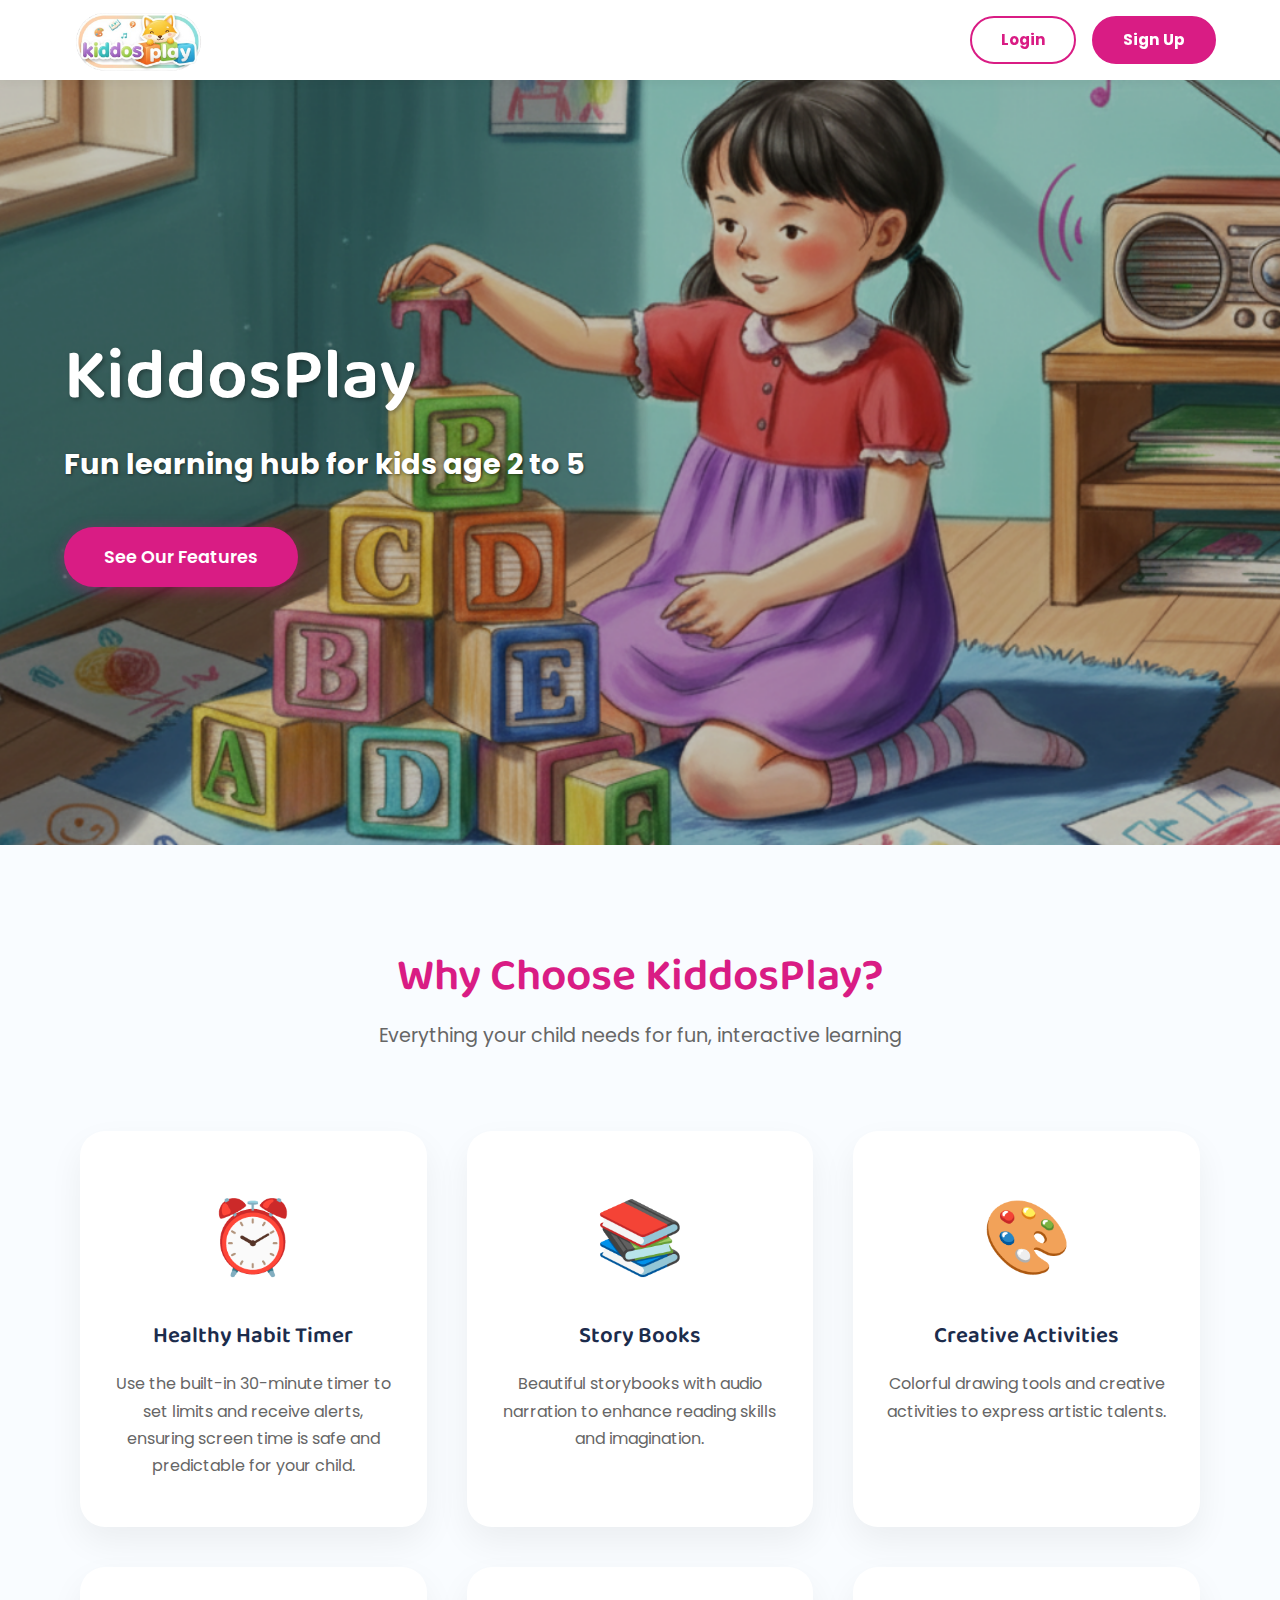
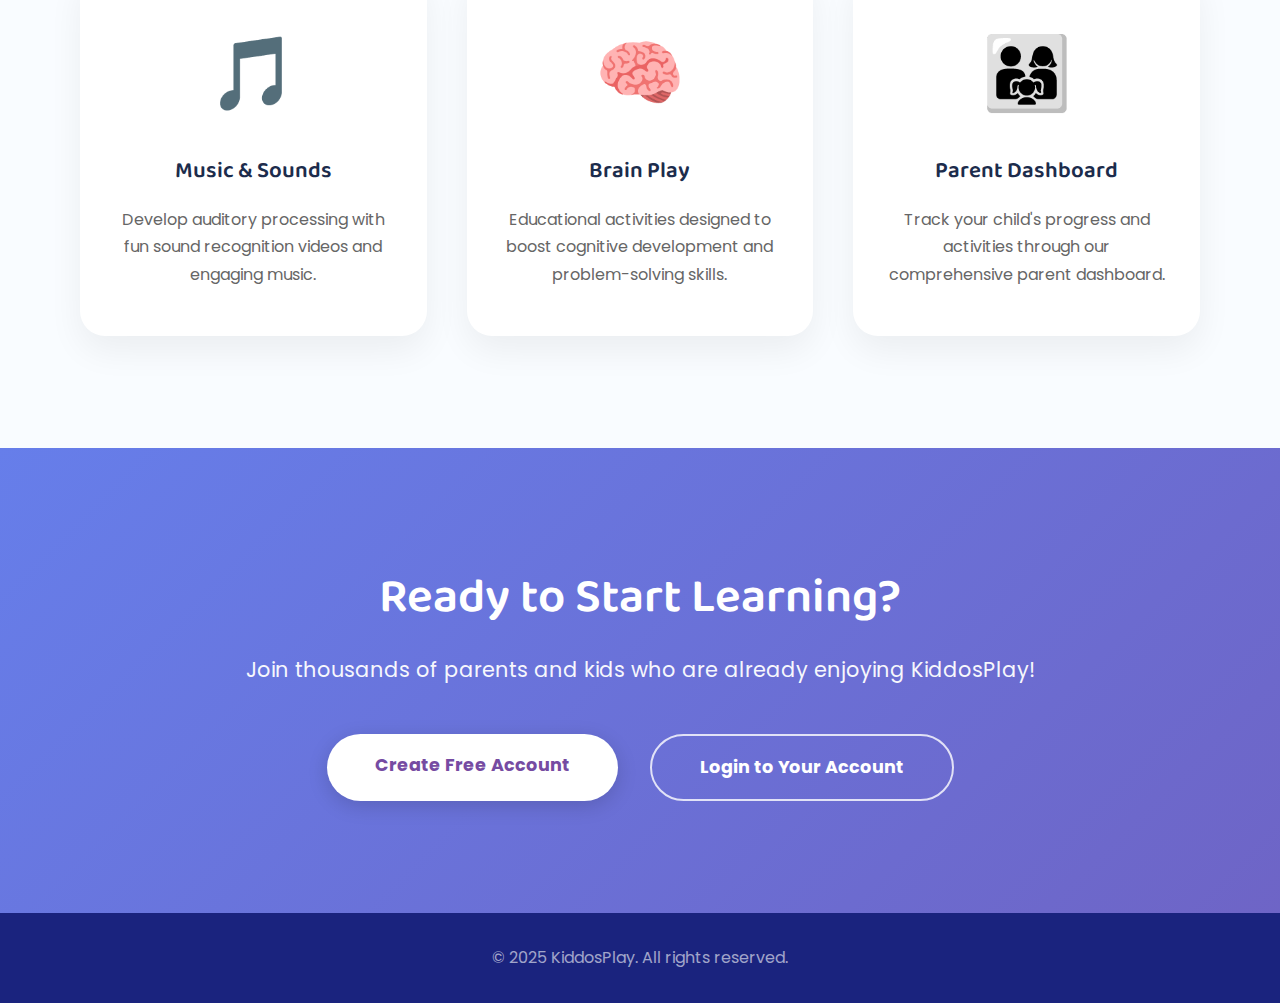
<file: index.html>
<!-- index.html -->
<!DOCTYPE html>
<html lang="en">
<head>
  <meta charset="UTF-8" />
  <meta name="viewport" content="width=device-width, initial-scale=1.0">
  <title>KiddosPlay – Welcome</title>
  <link href="https://fonts.googleapis.com/css2?family=Baloo+2:wght@600&family=Poppins:wght@400;600;700&display=swap" rel="stylesheet">
  <link rel="stylesheet" href="css/index.css">
</head>
<body>
  <!-- Navigation -->
  <nav class="navbar">
    <div class="nav-container">
      <div class="logo-section">
        <img src="images/logo.png" alt="KiddosPlay Logo" class="logo-img">
      </div>
      <div class="nav-buttons">
        <a href="login.php" class="nav-btn nav-login">Login</a>
        <a href="register.php" class="nav-btn nav-register">Sign Up</a>
      </div>
    </div>
  </nav>

  <!-- Hero Section -->
  <section class="hero-section">
    <div class="hero-overlay"></div>
    <div class="hero-container">
      <div class="hero-content">
        <h1 class="hero-title"><span class="brand-name">KiddosPlay</span></h1>
        <p class="hero-tagline">Fun learning hub for kids age 2 to 5</p>
        <div class="hero-buttons">
          <a href="#why-choose" class="btn-learn-more">See Our Features</a>
        </div>
      </div> 
    </div>
  </section>

  <!-- Features Section -->
  <section id="why-choose" class="features-section">
    <div class="container">
      <div class="section-header">
        <h2 class="section-title">Why Choose KiddosPlay?</h2>
        <p class="section-subtitle">Everything your child needs for fun, interactive learning</p>
      </div>
      <div class="features-grid">
        <div class="feature-card">
          <div class="feature-icon">⏰</div>
            <h3 class="feature-title">Healthy Habit Timer</h3>
            <p class="feature-text">Use the built-in 30-minute timer to set limits and receive alerts, ensuring screen time is safe and predictable for your child.</p>
        </div>
        <div class="feature-card">
          <div class="feature-icon">📚</div>
          <h3 class="feature-title">Story Books</h3>
          <p class="feature-text">Beautiful storybooks with audio narration to enhance reading skills and imagination.</p>
        </div>
        <div class="feature-card">
          <div class="feature-icon">🎨</div>
          <h3 class="feature-title">Creative Activities</h3>
          <p class="feature-text">Colorful drawing tools and creative activities to express artistic talents.</p>
        </div>
        <div class="feature-card">
          <div class="feature-icon">🎵</div>
          <h3 class="feature-title">Music & Sounds</h3>
          <p class="feature-text">Develop auditory processing with fun sound recognition videos and engaging music.</p>
        </div>
        <div class="feature-card">
          <div class="feature-icon">🧠</div>
          <h3 class="feature-title">Brain Play</h3>
          <p class="feature-text">Educational activities designed to boost cognitive development and problem-solving skills.</p>
        </div>
        <div class="feature-card">
          <div class="feature-icon">👨‍👩‍👧</div>
          <h3 class="feature-title">Parent Dashboard</h3>
          <p class="feature-text">Track your child's progress and activities through our comprehensive parent dashboard.</p>
        </div>
      </div>
    </div>
  </section>

  <!-- CTA Section -->
  <section class="cta-section">
    <div class="container">
      <div class="cta-content">
        <h2 class="cta-title">Ready to Start Learning?</h2>
        <p class="cta-text">Join thousands of parents and kids who are already enjoying KiddosPlay!</p>
        <div class="cta-buttons">
          <a href="register.php" class="btn-cta-primary">Create Free Account</a>
          <a href="login.php" class="btn-cta-secondary">Login to Your Account</a>
        </div>
      </div>
    </div>
  </section>

  <!-- Footer -->
  <footer class="footer">
    <div class="container">
      <p class="footer-text">&copy; 2025 KiddosPlay. All rights reserved. </p>
    </div>
  </footer>
</body>
</html>
</file>
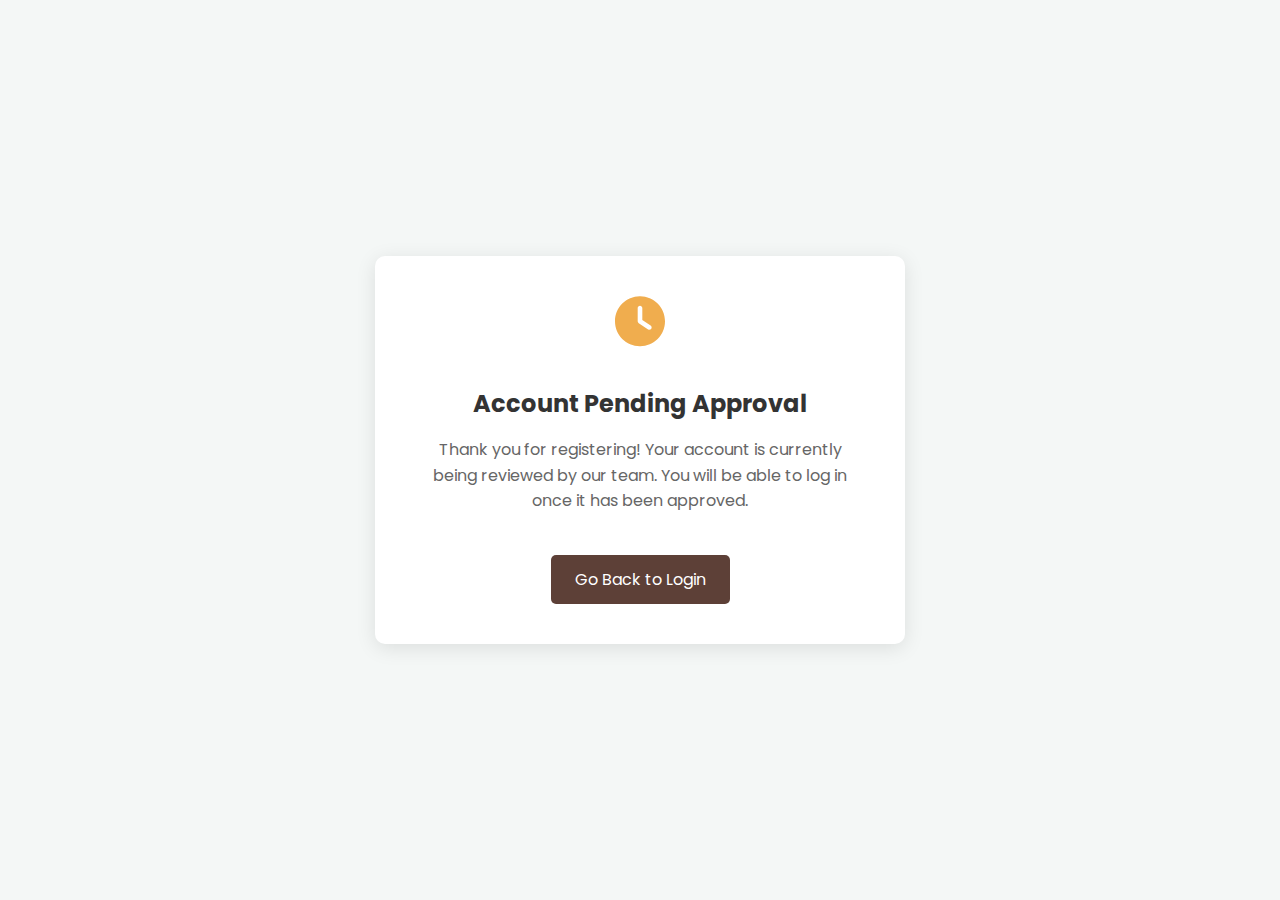
<file: pending_approval.html>
<!DOCTYPE html>
<html lang="en">
<head>
    <meta charset="UTF-8">
    <meta name="viewport" content="width=device-width, initial-scale=1.0">
    <title>Account Pending Approval</title>
    
    <link href="https://fonts.googleapis.com/css2?family=Poppins:wght@400;600&display=swap" rel="stylesheet">
    
   <link rel="stylesheet" href="icons/css/fontawesome.min.css">
    <link rel="stylesheet" href="icons/css/solid.min.css">
    <link rel="stylesheet" href="icons/css/brands.min.css">
    
    <style>
        body {
            font-family: 'Poppins', sans-serif;
            background-color: #f4f7f6;
            display: flex;
            justify-content: center;
            align-items: center;
            height: 100vh;
            margin: 0;
        }
        .message-container {
            text-align: center;
            background-color: #ffffff;
            padding: 40px;
            border-radius: 10px;
            box-shadow: 0 4px 20px rgba(0, 0, 0, 0.1);
            max-width: 450px;
        }
        .message-icon {
            font-size: 50px;
            color: #f0ad4e; /* A warning/pending color */
            margin-bottom: 20px;
        }
        .message-title {
            font-size: 24px;
            color: #333;
            margin-bottom: 10px;
        }
        p {
            color: #666;
            font-size: 16px;
            line-height: 1.6;
        }
        .message-link {
            display: inline-block;
            margin-top: 25px;
            padding: 12px 24px;
            background-color: #5D4037;
            color: #fff;
            text-decoration: none;
            border-radius: 5px;
            transition: background-color 0.3s ease;
        }
        .message-link:hover {
            background-color: #4a3227;
        }
    </style>
</head>
<body>
    <div class="message-container">
        <i class="fas fa-clock message-icon"></i>
        <h2 class="message-title">Account Pending Approval</h2>
        <p>
            Thank you for registering! Your account is currently being reviewed by our team.
            You will be able to log in once it has been approved.
        </p>
        <a href="login.php" class="message-link">Go Back to Login</a>
    </div>
</body>
</html>
</file>
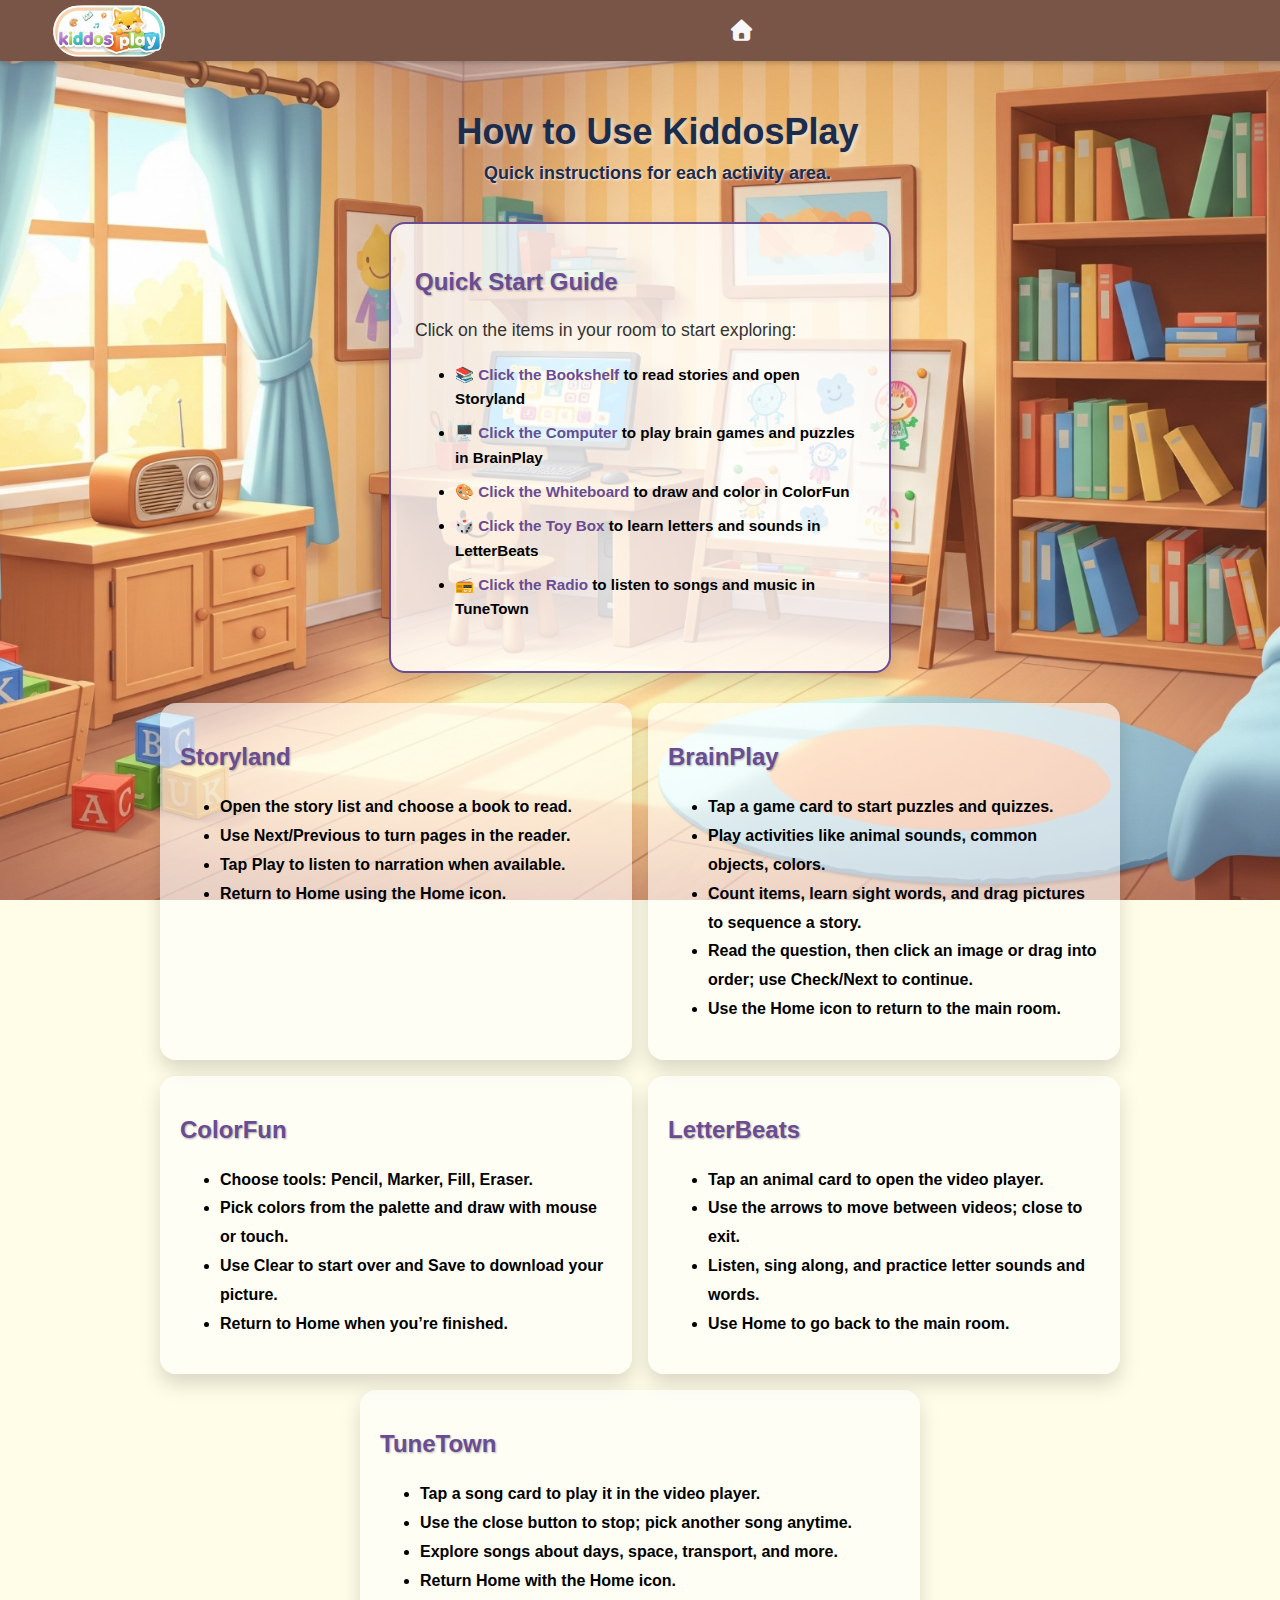
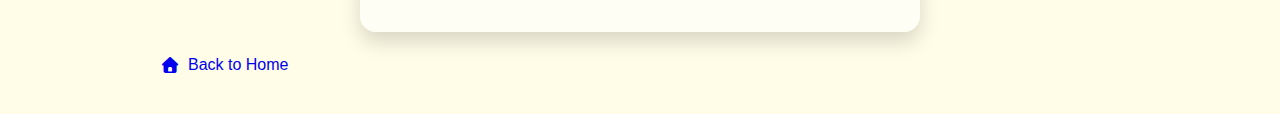
<file: help/help.html>
<!DOCTYPE html>
<html lang="en">
<head>
    <meta charset="UTF-8">
    <meta name="viewport" content="width=device-width, initial-scale=1.0">
    <title>How to Use – KiddosPlay</title>
    <link rel="stylesheet" href="../css/home.css">
    <link rel="stylesheet" href="help.css">
     <link rel="stylesheet" href="../icons/css/fontawesome.min.css">
    <link rel="stylesheet" href="../icons/css/solid.min.css">
    <link rel="stylesheet" href="../icons/css/brands.min.css">
    <meta name="robots" content="noindex, nofollow">
    <link rel="canonical" href="help.html#how-to-use">
</head>
<body>
    <header class="main-header">
        <div class="header-content">
            <div class="logo">
                <img src="../images/logo.png" alt="KiddosPlay Logo">
            </div>
            <nav class="main-nav">
                <ul>
                    <li><a href="../home.php" class="nav-item" data-tooltip="Back to Home"><i class="fas fa-home"></i></a></li>
                </ul>
            </nav>
        </div>
    </header>

    <main class="room-area-wrapper">
        <div class="storybooks-container">
           <header class="storybooks-header">
             <div class="header-content">
              <h1>How to Use KiddosPlay</h1>
             <p>Quick instructions for each activity area.</p>
             </div>
            </header>


            <section id="how-to-use" class="storybooks-main">
                <!-- Quick Start Guide -->
                <div class="help-quick-start">
                    <div class="help-card help-quick-start-card">
                        <h2 class="help-title">Quick Start Guide</h2>
                        <p class="help-intro">Click on the items in your room to start exploring:</p>
                        <ul class="help-list help-quick-list">
                            <li>📚 <strong>Click the Bookshelf</strong> to read stories and open Storyland</li>
                            <li>🖥️ <strong>Click the Computer</strong> to play brain games and puzzles in BrainPlay</li>
                            <li>🎨 <strong>Click the Whiteboard</strong> to draw and color in ColorFun</li>
                            <li>🎲 <strong>Click the Toy Box</strong> to learn letters and sounds in LetterBeats</li>
                            <li>📻 <strong>Click the Radio</strong> to listen to songs and music in TuneTown</li>
                        </ul>
                    </div>
                </div>

                <div class="help-grid">
                    <div class="help-card">
                        <h2 class="help-title">Storyland</h2>
                        <ul class="help-list">
                            <li>Open the story list and choose a book to read.</li>
                            <li>Use Next/Previous to turn pages in the reader.</li>
                            <li>Tap Play to listen to narration when available.</li>
                            <li>Return to Home using the Home icon.</li>
                        </ul>
                    </div>

                    <div class="help-card">
                        <h2 class="help-title">BrainPlay</h2>
                        <ul class="help-list">
                            <li>Tap a game card to start puzzles and quizzes.</li>
                            <li>Play activities like animal sounds, common objects, colors.</li>
                            <li>Count items, learn sight words, and drag pictures to sequence a story.</li>
                            <li>Read the question, then click an image or drag into order; use Check/Next to continue.</li>
                            <li>Use the Home icon to return to the main room.</li>
                        </ul>
                    </div>

                    <div class="help-card">
                        <h2 class="help-title">ColorFun</h2>
                        <ul class="help-list">
                            <li>Choose tools: Pencil, Marker, Fill, Eraser.</li>
                            <li>Pick colors from the palette and draw with mouse or touch.</li>
                            <li>Use Clear to start over and Save to download your picture.</li>
                            <li>Return to Home when you’re finished.</li>
                        </ul>
                    </div>

                    <div class="help-card">
                        <h2 class="help-title">LetterBeats</h2>
                        <ul class="help-list">
                            <li>Tap an animal card to open the video player.</li>
                            <li>Use the arrows to move between videos; close to exit.</li>
                            <li>Listen, sing along, and practice letter sounds and words.</li>
                            <li>Use Home to go back to the main room.</li>
                        </ul>
                    </div>

                    <div class="help-card tunetown-card">
                        <h2 class="help-title">TuneTown</h2>
                        <ul class="help-list">
                            <li>Tap a song card to play it in the video player.</li>
                            <li>Use the close button to stop; pick another song anytime.</li>
                            <li>Explore songs about days, space, transport, and more.</li>
                            <li>Return Home with the Home icon.</li>
                        </ul>
                    </div>
                </div>

                <div class="help-back-button">
                    <a href="../home.php" class="nav-btn prev-btn"><i class="fas fa-home"></i> Back to Home</a>
                </div>
            </section>
        </div>
    </main>

    <script>
        // If a page opens this with an anchor, the browser will auto-jump to #how-to-use
    </script>
</body>
</html>
</file>
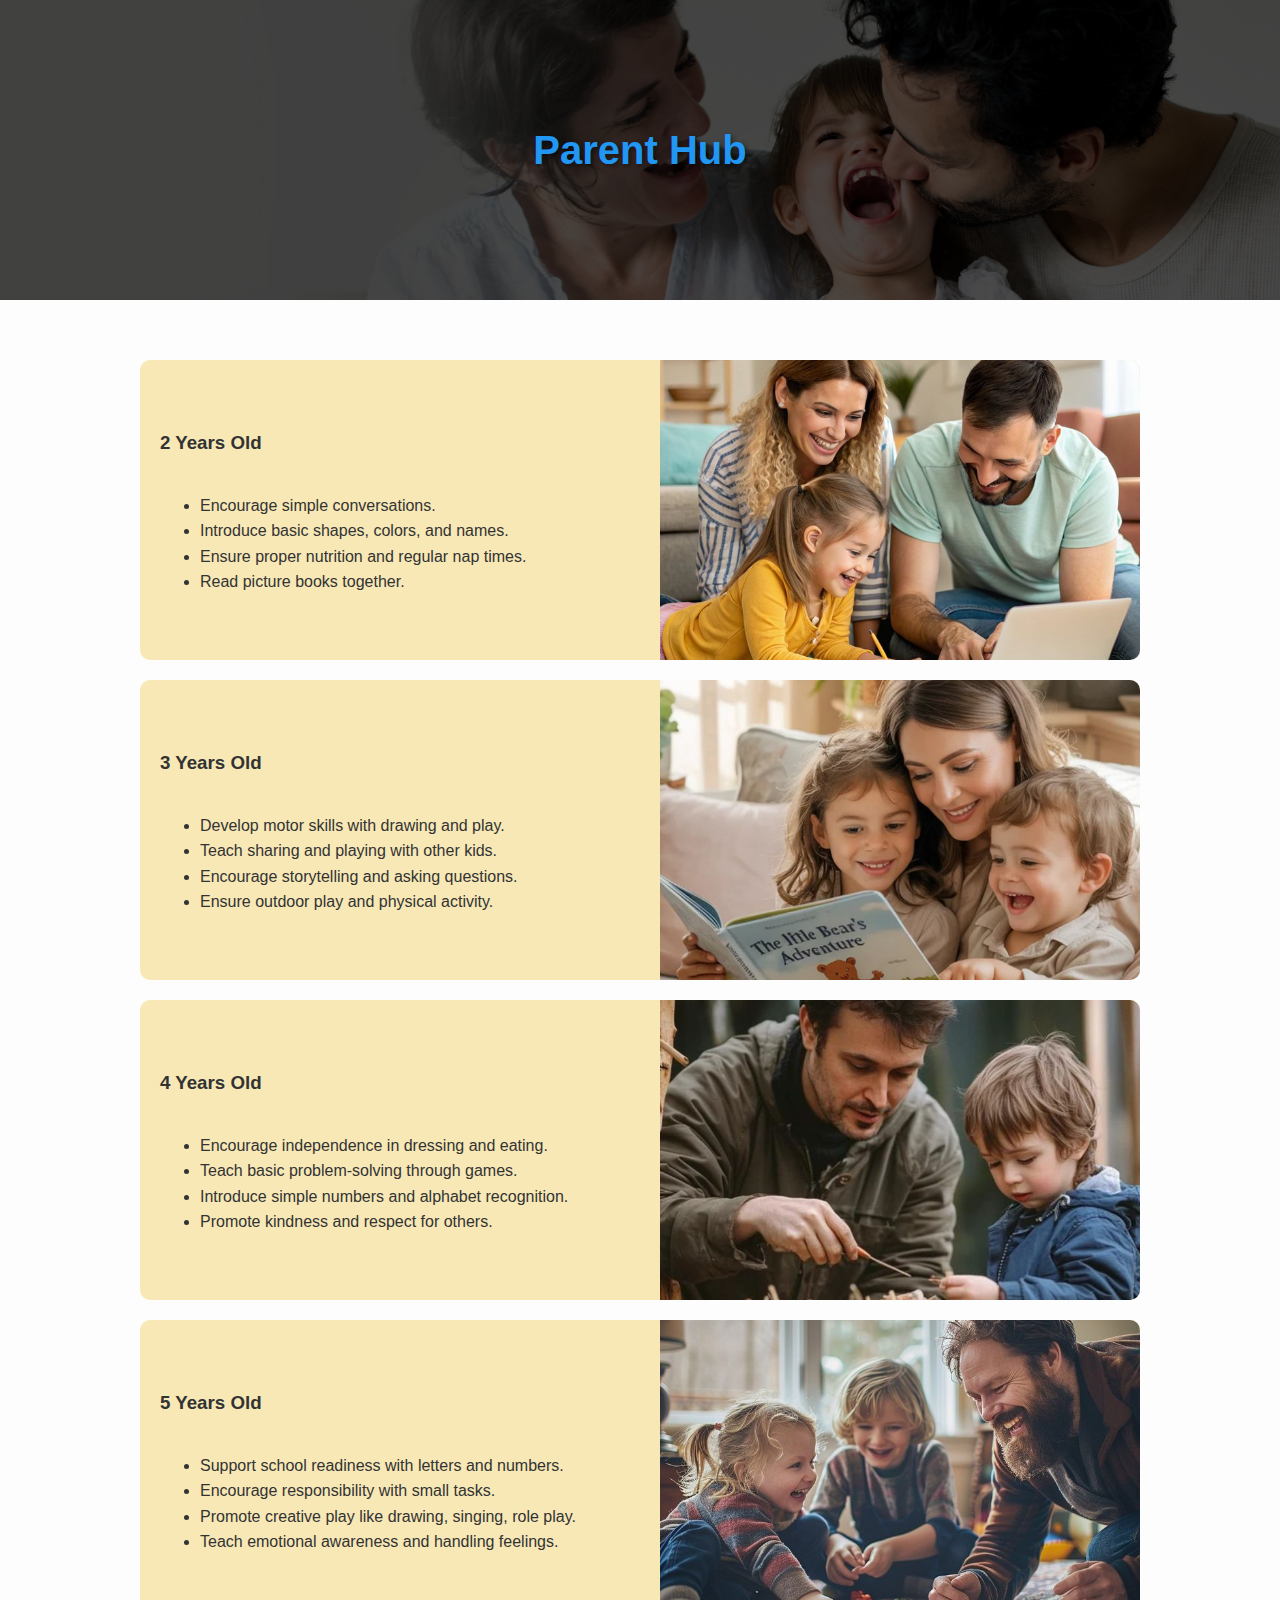
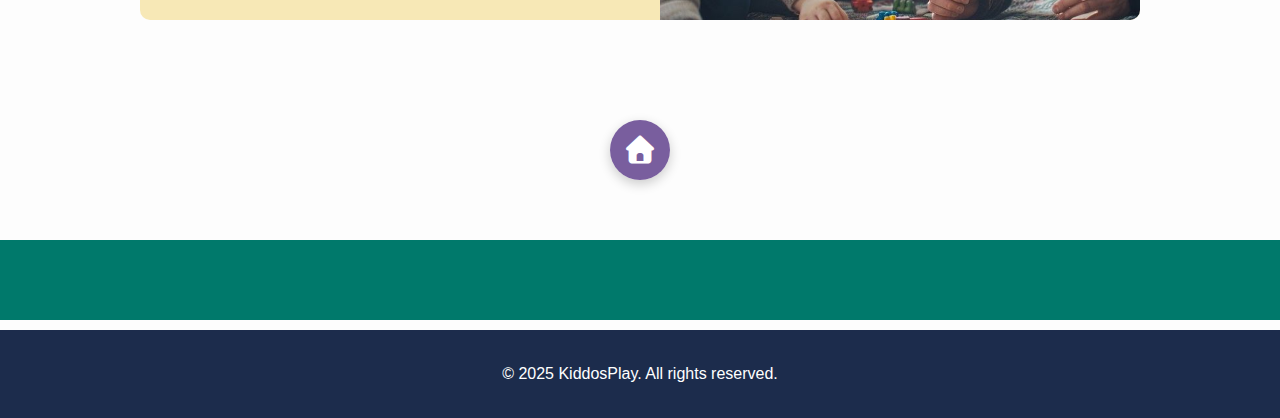
<file: Parent_Guidelines/parent.html>
<!DOCTYPE html>
<html lang="en">
<head>
  <meta charset="UTF-8">
  <meta name="viewport" content="width=device-width, initial-scale=1.0">
  <title>Parent Hub</title>
  <link rel="stylesheet" href="parent.css">
   <link rel="stylesheet" href="../icons/css/fontawesome.min.css">
    <link rel="stylesheet" href="../icons/css/solid.min.css">
    <link rel="stylesheet" href="../icons/css/brands.min.css">
</head>
<body>

  <!-- Hero Section -->
  <section class="hero">
    <div class="hero-overlay">
      <h1>Parent Hub</h1>
    </div>
  </section>

  <!-- Guidelines Section -->
  <section class="guidelines">
    

    <div class="age-block">
      <div class="age-text">
        <h3>2 Years Old</h3>
        <ul>
          <li>Encourage simple conversations.</li>
          <li>Introduce basic shapes, colors, and names.</li>
          <li>Ensure proper nutrition and regular nap times.</li>
          <li>Read picture books together.</li>
        </ul>
      </div>
      <img src="p_images/age2.jpeg" alt="2 year old child learning" class="age-img">
    </div>

    <div class="age-block">
      <div class="age-text">
        <h3>3 Years Old</h3>
        <ul>
          <li>Develop motor skills with drawing and play.</li>
          <li>Teach sharing and playing with other kids.</li>
          <li>Encourage storytelling and asking questions.</li>
          <li>Ensure outdoor play and physical activity.</li>
        </ul>
      </div>
      <img src="p_images/age3.jpeg" alt="3 year old child playing" class="age-img">
    </div>

    <div class="age-block">
      <div class="age-text">
        <h3>4 Years Old</h3>
        <ul>
          <li>Encourage independence in dressing and eating.</li>
          <li>Teach basic problem-solving through games.</li>
          <li>Introduce simple numbers and alphabet recognition.</li>
          <li>Promote kindness and respect for others.</li>
        </ul>
      </div>
      <img src="p_images/age4.jpeg" alt="4 year old child learning numbers" class="age-img">
    </div>

    <div class="age-block">
      <div class="age-text">
        <h3>5 Years Old</h3>
        <ul>
          <li>Support school readiness with letters and numbers.</li>
          <li>Encourage responsibility with small tasks.</li>
          <li>Promote creative play like drawing, singing, role play.</li>
          <li>Teach emotional awareness and handling feelings.</li>
        </ul>
      </div>
      <img src="p_images/age5.jpeg" alt="5 year old child with school bag" class="age-img">
    </div>
  </section>

  <!-- Home Icon Section -->
  <div class="home-icon-container">
    <a href="../home.php" class="home-icon-link"><i class="fas fa-home"></i></a>
  </div>

  <!-- Parent Support -->
  <section class="support">
    
  </section>

  <!-- Footer -->
  <footer>
    <div class="container">
      <p class="footer-text">&copy; 2025 KiddosPlay. All rights reserved. </p>
    </div>
  </footer>

</body>
</html>
</file>
<file: css/home.css>
/* Color Palette Variables */
:root {
    --color-sunlight-yellow: #FFD700;
    --color-soft-aqua-blue: #81D4FA;
    --color-muted-coral-orange: #FFAB91;
    --color-deep-forest-green: #2E7D32;
    --color-vibrant-crimson-red: #E53935;
    --color-soft-lilac: #9C27B0;
    --color-neutral-cream: #FFFDE7;
    --color-warm-grey-taupe: #795548; /* Header background */
    --color-darker-grey-brown: #5D4037; /* Login button background */
    --color-soft-sandy-brown: #D3BC9A;
    --color-dark-border-highlight: #4a4a4a;
    --color-text-on-dark: #F8F8F8;
    --color-text-on-light: #444;
}

body {
    margin: 0;
    font-family: 'Arial', sans-serif;
    background-color: var(--color-neutral-cream);
    overflow: hidden; 

    /* CORRECTED PATH and FILENAME */
    /* Just the filename is needed because it's in the same folder as index.html */
    background-image: url('../images/bg_image.png'); 

    background-size: cover;
    background-position: center;
    background-repeat: no-repeat;
    background-attachment: fixed;
}

/* --- Header Styling --- */
.main-header {
    background-color: var(--color-warm-grey-taupe);
    padding: 10px 20px;
    box-shadow: 0 2px 5px rgba(0, 0, 0, 0.2);
    position: relative;
    z-index: 10;
    width: 100%;
}

.header-content {
    display: flex;
    justify-content: space-between;
    align-items: center;
    max-width: 1200px;
    margin: 0 auto;
    height: 100%;
    position: relative;
    padding-left: 163px;
}

.logo {
    position: absolute;
    top: -50px; 
    left: 20px;
    z-index: 11;
}

.logo img {
    height: 135px;
    padding: 2px;
    border-radius: 5px;
    display: block;
}

.main-nav {
    display: flex;
    justify-content: center;
    align-items: center;
    flex-grow: 1;
    position: static;
    transform: none;
    height: 100%;
}

.main-nav ul {
    list-style: none;
    margin: 0;
    padding: 0;
    display: flex;
    align-items: center;
}

.main-nav ul li {
    margin: 0 25px;
}

.main-nav .nav-item {
    text-decoration: none;
    color: var(--color-text-on-dark);
    font-weight: bold;
    font-size: 1.1em;
    padding: 8px 15px;
    border-radius: 20px;
    background-color: var(--color-warm-grey-taupe);
    transition: background-color 0.2s ease, border-color 0.2s ease;
    display: flex;
    align-items: center;
    justify-content: center;
    position: relative;
    cursor: pointer;
    border: 2px solid transparent;
    text-align: center;
}

.main-nav .nav-item:hover {
    background-color: var(--color-deep-forest-green);
    border-color: var(--color-sunlight-yellow);
}

.main-nav .nav-item[data-tooltip]::after {
    content: attr(data-tooltip);
    position: absolute;
    bottom: -30px;
    left: 50%;
    transform: translateX(-50%);
    background-color: rgba(0, 0, 0, 0.7);
    color: white;
    padding: 5px 10px;
    border-radius: 5px;
    font-size: 0.8em;
    white-space: nowrap;
    opacity: 0;
    visibility: hidden;
    transition: opacity 0.2s ease, visibility 0.2s ease;
    pointer-events: none;
    z-index: 11;
}

.main-nav .nav-item:hover::after {
    opacity: 1;
    visibility: visible;
}

.main-nav .nav-item i {
    font-size: 1.2em;
}
.nav-item .fa-clock {
  margin-right: 8px;
}

#time-display {
  font-size: 1em; /* Adjust size to match other nav text */
  font-weight: bold;
  color: var(--color-text-on-dark);
  margin-left: 8px; /* Space between clock icon and text */
}

.parent-dashboard-btn { background-color: var(--color-vibrant-crimson-red); }
.parent-dashboard-btn:hover { background-color: #c2185b; }
.how-to-use-btn { background-color: var(--color-deep-forest-green); }
.how-to-use-btn:hover { background-color: #388e3c; }
.parenting-btn { background-color: var(--color-soft-lilac); }
.parenting-btn:hover { background-color: #7b1fa2; }

/* --- Login/Avatar Area --- */
.login-avatar-area {
    position: relative;
    display: flex;
    align-items: center;
    justify-content: center;
    margin-left: auto;
    padding-right: 10px;
}

.login-avatar-btn {
    background-color: var(--color-darker-grey-brown);
    color: var(--color-text-on-dark);
    border: none;
    border-radius: 25px;
    padding: 5px 15px 5px 5px;
    display: flex;
    align-items: center;
    cursor: pointer;
    font-size: 1em;
    font-weight: bold;
    transition: background-color 0.2s ease;
}

.login-avatar-btn:hover {
    background-color: var(--color-deep-forest-green);
}

.avatar-img {
    width: 30px;
    height: 30px;
    border-radius: 50%;
    margin-right: 8px;
    border: 2px solid var(--color-sunlight-yellow);
    object-fit: cover;
}

.login-dropdown {
    position: absolute;
    top: 100%;
    right: 0;
    background-color: var(--color-neutral-cream);
    border: 1px solid var(--color-warm-grey-taupe);
    border-radius: 8px;
    box-shadow: 0 4px 10px rgba(0, 0, 0, 0.1);
    min-width: 150px;
    display: none;
    flex-direction: column;
    z-index: 20;
    padding: 10px 0;
}

.login-dropdown.visible {
    display: flex;
}

.login-dropdown a {
    padding: 10px 15px;
    text-decoration: none;
    color: var(--color-warm-grey-taupe);
    font-size: 0.9em;
    white-space: nowrap;
    transition: background-color 0.2s ease, color 0.2s ease;
}

.login-dropdown a:hover {
    background-color: var(--color-soft-aqua-blue);
    color: white;
}

/* --- Room Area Wrapper --- */
.room-area-wrapper {
    position: relative;
    width: 100vw;
    height: calc(100vh - 60px);
    overflow: hidden;
    display: flex;
    justify-content: center;
    align-items: center;
}

.room-container {
    position: relative;
    width: 100%;
    height: 100%;
    max-width: 1560px;
    max-height: 800px;
    aspect-ratio: 1.7 / 1;
    overflow: hidden;
    background-color: rgba(255, 253, 231, 0.05);
}

/* Hotspots */
.hotspot { position: absolute; cursor: pointer; z-index: 2; border-radius: 25%; animation: pulse-glow 2.5s infinite; transition: transform 0.2s ease; }
.bookshelf { top: 1%; left: 72%; width: 20%; height: 73%; }
.computer { top: 32%; left: 36%; width: 15%; height: 20%; }
.radio    { top: 45%; left: 14%; width: 11%; height: 14%; }
.whiteboard { top: 32%; left: 52%; width: 19%; height: 42%; }
.toybox   { top: 67%; left: -4%; width: 29%; height: 31%; }

.hotspot::after {
  content: '';
  position: absolute;
  top: 0;
  left: 0;
  width: 100%;
  height: 100%;
  background-color: rgba(135, 206, 250, 0.6);
  border-radius: 25%;
  animation: pulse-overlay 2.5s infinite;
  z-index: 1;
}

.hotspot:hover {
  animation-play-state: paused;
  box-shadow: 0 0 15px 10px rgba(255, 215, 0, 0.8);
  transform: scale(1.05);
}

.hotspot:hover::after {
  animation-play-state: paused;
  background-color: rgba(255, 215, 0, 0.7);
}

/* --- Sound Button --- */
.room-positioned-sound-btn {
    position: absolute;
    top: 70%;
    right: 7%;
    background-color: var(--color-deep-forest-green);
    color: var(--color-text-on-dark);
    border: none;
    border-radius: 50%;
    width: 45px;
    height: 45px;
    display: flex;
    align-items: center;
    justify-content: center;
    font-size: 1.3em;
    cursor: pointer;
    box-shadow: 0 4px 8px rgba(0, 0, 0, 0.2);
    transition: transform 0.2s ease, background-color 0.2s ease;
    z-index: 3;
}

.room-positioned-sound-btn:hover {
    transform: scale(1.1);
    background-color: #388e3c;
}

.room-positioned-sound-btn[data-tooltip]::after {
    content: attr(data-tooltip);
    position: absolute;
    bottom: -30px;
    left: 50%;
    transform: translateX(-50%);
    background-color: rgba(0, 0, 0, 0.7);
    color: white;
    padding: 5px 10px;
    border-radius: 5px;
    font-size: 0.8em;
    white-space: nowrap;
    opacity: 0;
    visibility: hidden;
    transition: opacity 0.2s ease, visibility 0.2s ease;
    pointer-events: none;
    z-index: 11;
}

.room-positioned-sound-btn:hover::after {
    opacity: 1;
    visibility: visible;
}

/* --- Character Guide / Message Modal --- */
.character-modal-overlay {
    position: fixed;
    top: 0; left: 0;
    width: 100%; height: 100%;
    background: rgba(0, 0, 0, 0.6);
    display: flex;
    align-items: flex-end;
    justify-content: center;
    z-index: 1000;
    opacity: 0;
    visibility: hidden;
    transition: opacity 0.3s ease, visibility 0.3s ease;
    padding: 20px;
}

.character-modal-overlay.visible {
    opacity: 1;
    visibility: visible;
}

/* Character container */
.character-display {
    display: flex;
    align-items: flex-end;
    margin-right: -20px;
}

.character-portrait {
    max-height: 300px;
    width: auto;
   
    object-fit: contain;
}

/* Message box */
.character-modal-content {
    background: transparent;
    display: flex;
    align-items: flex-end;
    justify-content: center;
    width: 90%;
    max-width: 500px;
    padding: 0;
    box-shadow: none;
    position: relative;
    transform: translateY(30px);
    opacity: 0;
    transition: transform 0.3s ease, opacity 0.3s ease;
}

.character-modal-overlay.visible .character-modal-content {
    transform: translateY(0);
    opacity: 1;
}

.message-area {
    background-color: rgba(168, 216, 240, 0.9); /* Slight transparency for readability */
    color: #1F1F1F;
    border: 4px solid #5A3E2B;
    border-radius: 15px;
    padding: 20px 25px;
    min-height: 100px;
    display: flex;
    flex-direction: column;
    justify-content: space-between;
    box-shadow: 0 5px 15px rgba(0, 0, 0, 0.3);
    cursor: pointer;
}

.message-area p {
    font-size: 1.2em;
    color: #1F1F1F;
    text-shadow: 1px 1px 0px rgba(255, 255, 255, 0.6);
    font-weight: 600;
    margin: 0 0 15px 0;
    flex-grow: 1;
}

.modal-buttons {
    text-align: right;
    margin-top: 10px;
}

.modal-buttons button {
    margin-left: 10px;
    padding: 12px 25px;
    background: var(--color-deep-forest-green);
    color: var(--color-text-on-dark);
    border: none;
    font-weight: bold;
    font-size: 1.1em;
    border-radius: 10px;
    cursor: pointer;
    transition: background-color 0.2s ease, transform 0.1s ease;
}

.modal-buttons button:hover {
    background-color: #388e3c;
    transform: translateY(-2px);
}

#modalCloseButton {
    background: var(--color-vibrant-crimson-red);
}

#modalCloseButton:hover {
    background-color: #d32f2f;
}

/* --- Responsive --- */
@media (max-width: 768px) {
    .character-modal-overlay { align-items: center; padding: 10px; }
    .character-modal-content { flex-direction: column; width: 100%; max-width: 100%; }
    .character-display { margin-right: 0; margin-bottom: 10px; justify-content: center; }
    .character-portrait { max-height: 180px; }
    .message-area { width: 100%; padding: 15px; font-size: 1rem; }
}

/* --- Pulse Animations --- */
@keyframes pulse-glow {
  0% { box-shadow: 0 0 0 0 rgba(255, 215, 0, 0.7); }
  70% { box-shadow: 0 0 0 20px rgba(255, 215, 0, 0); }
  100% { box-shadow: 0 0 0 0 rgba(255, 215, 0, 0); }
}

@keyframes pulse-overlay {
  0% { transform: scale(0.9); opacity: 0.5; }
  70% { transform: scale(1.2); opacity: 0; }
  100% { transform: scale(0.9); opacity: 0; }
}

/* --- Start Screen --- */
.start-screen-overlay {
    position: fixed;
    top: 0;
    left: 0;
    width: 100%;
    height: 100%;
    background-color: rgba(0, 0, 0, 0.8);
    display: flex;
    justify-content: center;
    align-items: center;
    z-index: 2000;
}

.start-button {
    padding: 20px 40px;
    font-size: 2em;
    color: white;
    background-color: var(--color-deep-forest-green);
    border: 3px solid var(--color-sunlight-yellow);
    border-radius: 15px;
    cursor: pointer;
    animation: pulse-glow 2s infinite;
}

.start-button:hover {
    background-color: #388e3c;
}

/* Hide the sound button on the start screen */
#soundToggleBtn {
    display: none;
}

/* --- Improved Login Dropdown --- */

/* Style for each link in the dropdown */
.login-dropdown a {
 display: flex;
 align-items: center; /* Vertically aligns icon and text */
 padding: 8px 15px; /* Increased padding for more space */
 text-decoration: none;
 color: var(--color-warm-grey-taupe);
font-size: 1em; /* Slightly larger font */
 white-space: nowrap;
 transition: background-color 0.2s ease, color 0.2s ease;
    border-radius: 6px; /* Slightly rounded corners on hover */
    margin: 4px; /* Space between links */
}

/* Change colors on hover */
.login-dropdown a:hover {
 background-color: var(--color-vibrant-crimson-red);
 color: white;
}

/* Style for the icon */
.login-dropdown a i {
 margin-right: 8px; /* Adds space between the icon and the text */
 width: 15px; /* Ensures consistent alignment */
    text-align: center;
}
</file>
<file: help/help.css>
/* Fix scrolling issues - override home.css restrictions */
body {
    overflow-x: hidden !important; /* This prevents horizontal scrolling */
     overflow-y: auto !important;  /* This allows vertical scrolling */
    height: auto !important;
     min-height: 100vh;
}
.room-area-wrapper {
    overflow: visible !important;
    height: auto !important;
    min-height: auto !important;
    align-items: flex-start !important;
    padding: 20px 0;
}

.storybooks-container {
    overflow: visible !important;
    max-width: 1000px;
    margin: 0 auto;
}

.storybooks-header {
  width: 100%;
  text-align: center;
  color: #1C2C4C;
  padding-top: 30px;
}

.storybooks-header .header-content {
  display: flex;
  flex-direction: column; /* force vertical alignment */
  align-items: center;
  justify-content: center;
  margin-right: 128px;
}

/* Update 1: Main page title and subtitle visibility */
.storybooks-header h1 {
  font-size: 36px;
  margin: 0;
  /* Added shadow specifically to make it stand out from the wall background */
  text-shadow: 2px 2px 4px rgba(255, 255, 255, 0.6), 0px 0px 2px rgba(0, 0, 0, 0.2);
}

.storybooks-header p {
  font-size: 18px;
  margin-top: 10px;
  /* Added shadow for the small description under the main title */
  text-shadow: 1px 1px 2px rgba(255, 255, 255, 0.8);
  font-weight: 600; /* Optional: makes it slightly thicker */
}



.storybooks-main {
    overflow: visible !important;
    padding: 20px;
}

/* Page-specific styles for help section */
.help-card {
    background: rgba(255, 255, 255, 0.6);
    padding: 20px;
    border-radius: 16px;
    box-shadow: 0 10px 20px rgba(0, 0, 0, 0.15);
}

/* Update 2: Subheadings inside the cards (YOUR MAIN REQUEST) */
.help-title {
  margin-bottom: 6px;
  color: #6a4c93;
  /* Added a subtle dark shadow to lift the purple text off the card */
  text-shadow: 1px 1px 2px rgba(0, 0, 0, 0.3);
}
.help-list {
    line-height: 1.8;
    font-weight: 600;
}

.help-grid {
    display: grid;
    gap: 16px;
}

/* Quick Start Guide Styles */
.help-quick-start {
    margin-bottom: 30px;
    display: flex;
    justify-content: center;
}

.help-quick-start-card {
    background: rgba(255, 255, 255, 0.8);
    border: 2px solid #6a4c93;
    max-width: 480px;
    width: 100%;
    margin: 0 auto;
    padding: 24px;
}

.help-intro {
    margin-bottom: 12px;
    font-size: 1.1rem;
    color: #333;
    font-weight: 500;
}

.help-quick-list {
    margin-top: 10px;
}

.help-quick-list li {
    margin-bottom: 10px;
    font-size: 0.95rem;
    line-height: 1.6;
}

.help-quick-list strong {
    color: #6a4c93;
    font-weight: 700;
}

.tunetown-card {
    justify-self: center;
    max-width: 520px;
    width: 100%;
    grid-column: 1 / -1; /* span full row to center in two-column layout */
}

.help-back-button {
    margin-top: 24px;
    display: flex;
    gap: 12px;
}

.help-back-button a {
    text-decoration: none;
    display: inline-flex;
    align-items: center;
    gap: 8px;
}

@media (min-width: 720px) {
    .help-grid {
        grid-template-columns: 1fr 1fr;
    }
    
    .help-quick-start-card {
        max-width: 450px;
    }
}

/* Ensure all cards have consistent alignment */
.help-card {
    display: flex;
    flex-direction: column;
    align-items: flex-start;
}
</file>
<file: Parent_Guidelines/parent.css>
body {
  margin: 0;
  font-family: Arial, sans-serif;
  line-height: 1.6;
  background: #fdfdfd;
  color: #333;
}

/* Home Icon Container - Centered Below Guidelines */
.home-icon-container {
  display: flex;
  justify-content: center;
  align-items: center;
  margin: 40px auto;
  padding: 20px 0;
  width: 100%;
  max-width: 100%;
  text-align: center;
  box-sizing: border-box;
}

.home-icon-link {
  display: inline-flex;
  align-items: center;
  justify-content: center;
  width: 60px;
  height: 60px;
  background: rgba(106, 76, 147, 0.9);
  border-radius: 50%;
  color: #ffffff;
  text-decoration: none;
  box-shadow: 0 4px 12px rgba(0, 0, 0, 0.2);
  transition: transform 0.2s, background 0.2s;
}

.home-icon-link:hover {
  transform: scale(1.1);
  background: rgba(106, 76, 147, 1);
  color: #ffffff;
}

.home-icon-link i {
  font-size: 28px;
}

/* Hero Section */
.hero {
  position: relative;
  background: url('p_images/Heroimg.jpg') no-repeat center center/cover;
  height: 300px;
  display: flex;
  align-items: center;
  justify-content: center;
  text-align: center;
}

.hero::before {
  content: "";
  position: absolute;
  top: 0; left: 0;
  width: 100%; height: 100%;
  background: rgba(0,0,0,0.7);
}

.hero-overlay {
  position: relative;
  color: white;
  padding: 20px;
  border-radius: 10px;
}

.hero h1 {
  font-size: 2.5rem;
  margin: 0;
  font-weight: bold;
  color: #2196F3;
  text-shadow: 2px 2px 5px rgba(0,0,0,0.5);
}

.hero p {
  margin-top: 10px;
  font-size: 1rem;
}

/* Guidelines Section */
.guidelines {
  max-width: 1000px;
  margin: 40px auto;
  padding: 20px;
}

.guidelines h2 {
  text-align: center;
  margin-bottom: 30px;
  color: #1C2C4C;
}

.age-block {
  display: flex;
  align-items: stretch;   /* keep text + image same height */
  background: #f7e8b6;
  margin-bottom: 20px;
  border-radius: 10px;
  overflow: hidden;       /* rounded corners apply to image too */
  height: 300px;          /* fixed equal height for balance */
}

.age-block .age-text {
  flex: 1;
  padding: 20px;
  display: flex;
  flex-direction: column;
  justify-content: center; /* vertically center text */
}

.age-block img.age-img {
  flex: 1;
  width: 100%;
  height: 100%;          /* force image to match block height */
  object-fit: cover;     /* cover without distortion */
}


/* Support Section */
.support {
  background: #00796B;
  color: white;
  text-align: center;
  padding: 40px 20px;
}

.support a {
  color: #FBB03B;
  font-weight: bold;
  text-decoration: none;
}

.support a:hover {
  text-decoration: underline;
}

/* Footer */
footer {
  background: #1C2C4C;
  color: white;
  text-align: center;
  padding: 15px 0;
  margin-top: 10px;
}
</file>
<file: css/index.css>
/* --- Global Resets & Variables --- */
:root {
    /* Updated Pink to match the vivid button in your uploaded h2.jpeg */
    --primary-pink: #d91c84; 
    /* Violet for the new hover topping effect */
    --primary-violet: #cc1d6c; 
    --nav-text-color: #1e293b; /* Dark navy for Login button text */
    --text-dark: #333333;
    --text-light: #666666;
}

* {
    margin: 0;
    padding: 0;
    box-sizing: border-box;
}

html {
    scroll-behavior: smooth;
}

body {
    font-family: 'Poppins', sans-serif;
    color: var(--text-dark);
    line-height: 1.6;
    background-color: #fff;
}

h1, h2, h3 {
    font-family: 'Baloo 2', cursive;
    font-weight: 600;
}

a {
    text-decoration: none;
}

.container {
    width: 90%;
    max-width: 1200px;
    margin: 0 auto;
}

/* --- Navigation Bar --- */
.navbar {
    display: flex;
    justify-content: center;
    height: 80px; /* FIXED HEIGHT as requested */
    background: #fff;
    box-shadow: 0 2px 10px rgba(0,0,0,0.05);
    position: sticky;
    top: 0;
    z-index: 100;
}

.nav-container {
    width: 90%;
    max-width: 1200px;
    height: 100%;
    display: flex;
    justify-content: space-between;
    align-items: center;
    position: relative; /* Needed to anchor the absolute logo */
}

/* LOGO UPDATES: 150px height, doesn't affect navbar size */
.logo-img {
    /* You can now increase this safely up to roughly 60px without issue */
    height: 150px; 
    width: auto; /* Maintains aspect ratio */
    display: block; /* Removes potential extra inline spacing */
}

/* Push nav buttons to the right since logo is absolute now */
.nav-buttons {
    margin-left: auto; 
    display: flex;
    gap: 1rem;
}

.nav-btn {
    padding: 0.6rem 1.8rem;
    border-radius: 50px;
    font-weight: 700;
    transition: all 0.3s ease;
    font-size: 0.95rem;
}

/* MATCHED TO IMAGE: Login is dark text, white/transparent bg */
.nav-login {
    border: 2px solid var(--primary-pink);
    color: var(--primary-pink);
}

.nav-login:hover {
    background: #fff0f5;
}

/* MATCHED TO IMAGE: Sign Up is vivid pink */
.nav-register {
    background: var(--primary-pink);
    color: white;
    border: 2px solid var(--primary-pink);
}

.nav-register:hover {
    background: #ad146a; /* Slightly darker pink on hover */
    border-color: #ad146a;
}

/* --- Hero Section --- */
/* --- Hero Section with Parallax Effect --- */
.hero-section {
    position: relative;
    height: 85vh;
    min-height: 600px;
    /* UPDATED HERO IMAGE NAME with Parallax settings */
    background: url('../images/hero2.png') no-repeat center center;
    background-attachment: fixed; /* Creates the parallax effect */
    background-size: cover;       /* Ensures image covers the section */
    display: flex;
    align-items: center;
    
}

.hero-overlay {
    position: absolute;
    top: 0;
    left: 0;
    width: 100%;
    height: 100%;
    background: rgba(0, 0, 0, 0.2); 
}

.hero-container {
    width: 90%;
    max-width: 1200px;
    margin: 0 auto;
    z-index: 1;
}

.hero-content {
    max-width: 650px;
    color: white;
}

.hero-title {
    font-size: 4.5rem;
    line-height: 1.1;
    margin-bottom: 1.5rem;
}

/* NEW ANIMATION for KiddosPlay text */
@keyframes colorPulse {
    0% { color: var(--primary-pink); }
    50% { color: var(--primary-violet); }
    100% { color: var(--primary-pink); }
}

.brand-name {
    /* Animation turns it from violet to the pink used in buttons */
    animation: colorPulse 5s infinite ease-in-out;
    text-shadow: 2px 2px 4px rgba(0,0,0,0.3);
}

.hero-tagline {
    font-size: 1.8rem;
    margin-bottom: 2.5rem;
    font-weight: 700;
    text-shadow: 1px 1px 3px rgba(0,0,0,0.5);
}

/* MATCHED TO IMAGE: 'See Our Features' matches pink buttons */
.btn-learn-more {
    display: inline-block;
    background: var(--primary-pink);
    color: white;
    padding: 1rem 2.5rem;
    border-radius: 50px;
    font-size: 1.1rem;
    font-weight: 600;
    transition: transform 0.3s ease, background 0.3s ease;
    box-shadow: 0 4px 15px rgba(217, 28, 132, 0.4);
}

.btn-learn-more:hover {
    transform: translateY(-3px);
    background: #ad146a;
}

/* --- Features Section --- */
.features-section {
    padding: 6rem 0;
    background-color: #f9fcff;
}

.section-header {
    text-align: center;
    margin-bottom: 4rem;
}

.section-title {
    font-size: 2.8rem;
    color: var(--primary-pink);
    margin-bottom: 0.5rem;
}

.section-subtitle {
    color: var(--text-light);
    font-size: 1.2rem;
}

.features-grid {
    display: grid;
    grid-template-columns: repeat(auto-fit, minmax(320px, 1fr));
    gap: 2.5rem;
    padding: 1rem;
}

/* FEATURE CARD - Violet Topping Effect */
.feature-card {
    background: white;
    padding: 3rem 2rem;
    border-radius: 25px;
    text-align: center;
    box-shadow: 0 15px 35px rgba(0, 0, 0, 0.06);
    transition: all 0.3s ease;
    cursor: default;
    position: relative; /* Needed for the topping pseudo-element */
    overflow: hidden;   /* Ensures topping doesn't spill out before hover if needed */
}

/* The "Violet Topping" */
.feature-card::before {
    content: "";
    position: absolute;
    top: 0;
    left: 0;
    width: 100%;
    height: 0; /* Hidden initially */
    background: var(--primary-pink);
    transition: height 0.3s ease; /* Smooth drop-down effect */
}

.feature-card:hover {
    transform: translateY(-12px);
    box-shadow: 0 25px 50px rgba(0, 0, 0, 0.12);
}

/* Reveal topping on hover */
.feature-card:hover::before {
    height: 10px; /* Height of the violet bar */
}

.feature-icon {
    font-size: 4.5rem;
    margin-bottom: 1.5rem;
    display: inline-block;
}

.feature-title {
    color: #1C2C4C;
    margin-bottom: 1rem;
    font-size: 1.4rem;
}

.feature-text {
    color: #666;
    font-size: 1rem;
    line-height: 1.7;
}

/* --- CTA Section --- */
.cta-section {
    background: linear-gradient(135deg, #667eea 0%, #764ba2 100%);
    background-size: 200% 200%;
    padding: 7rem 0;
    color: white;
    text-align: center;
    position: relative;
    overflow: hidden;
    animation: gradientShift 8s ease infinite;
}

/* Animated gradient background */
@keyframes gradientShift {
    0% {
        background-position: 0% 50%;
    }
    50% {
        background-position: 100% 50%;
    }
    100% {
        background-position: 0% 50%;
    }
}

/* Subtle pulse effect */
@keyframes pulse {
    0%, 100% {
        transform: scale(1);
    }
    50% {
        transform: scale(1.02);
    }
}

.cta-section > .container {
    position: relative;
    z-index: 1;
    animation: pulse 4s ease-in-out infinite;
}

.cta-title {
    font-size: 3rem;
    margin-bottom: 1rem;
}

.cta-text {
    font-size: 1.3rem;
    margin-bottom: 3rem;
    opacity: 0.95;
}

.cta-buttons {
    display: flex;
    justify-content: center;
    gap: 2rem;
    flex-wrap: wrap;
}

.btn-cta-primary {
    background: white;
    color: #764ba2;
    padding: 1.1rem 3rem;
    border-radius: 50px;
    font-weight: 700;
    font-size: 1.1rem;
    transition: all 0.2s;
    box-shadow: 0 5px 20px rgba(0,0,0,0.15);
}

.btn-cta-primary:hover {
    transform: translateY(-3px);
}

.btn-cta-secondary {
    background: transparent;
    color: white;
    border: 2px solid rgba(255,255,255,0.8);
    padding: 1.1rem 3rem;
    border-radius: 50px;
    font-weight: 700;
    font-size: 1.1rem;
    transition: all 0.3s;
}

.btn-cta-secondary:hover {
    background: rgba(255, 255, 255, 0.15);
    border-color: #fff;
}

/* --- Footer --- */
.footer {
    background: #1a237e;
    color: rgba(255, 255, 255, 0.6);
    padding: 2rem 0;
    text-align: center;
}

/* --- Responsive --- */
@media (max-width: 768px) {
    .hero-title { font-size: 3rem; }
    .hero-tagline { font-size: 1.3rem; }
    .nav-buttons { display: none; }
    .features-grid { grid-template-columns: 1fr; padding: 0 1.5rem; }
    /* On mobile, maybe shrink logo slightly so it doesn't cover too much hero text */
    .logo-img { height: 100px; } 
}
</file>
<file: icons/css/solid.min.css>
/*!
 * Font Awesome Free 7.1.0 by @fontawesome - https://fontawesome.com
 * License - https://fontawesome.com/license/free (Icons: CC BY 4.0, Fonts: SIL OFL 1.1, Code: MIT License)
 * Copyright 2025 Fonticons, Inc.
 */
:host,:root{--fa-family-classic:"Font Awesome 7 Free";--fa-font-solid:normal 900 1em/1 var(--fa-family-classic);--fa-style-family-classic:var(--fa-family-classic)}@font-face{font-family:"Font Awesome 7 Free";font-style:normal;font-weight:900;font-display:block;src:url(../webfonts/fa-solid-900.woff2)}.fas{--fa-style:900}.fa-classic,.fas{--fa-family:var(--fa-family-classic)}.fa-solid{--fa-style:900}
</file>
<file: icons/css/brands.min.css>
/*!
 * Font Awesome Free 7.1.0 by @fontawesome - https://fontawesome.com
 * License - https://fontawesome.com/license/free (Icons: CC BY 4.0, Fonts: SIL OFL 1.1, Code: MIT License)
 * Copyright 2025 Fonticons, Inc.
 */
:host,:root{--fa-family-brands:"Font Awesome 7 Brands";--fa-font-brands:normal 400 1em/1 var(--fa-family-brands)}@font-face{font-family:"Font Awesome 7 Brands";font-style:normal;font-weight:400;font-display:block;src:url(../webfonts/fa-brands-400.woff2)}.fa-brands,.fa-classic.fa-brands,.fab{--fa-family:var(--fa-family-brands);--fa-style:400}.fa-firefox-browser{--fa:"\e007"}.fa-ideal{--fa:"\e013"}.fa-microblog{--fa:"\e01a"}.fa-pied-piper-square,.fa-square-pied-piper{--fa:"\e01e"}.fa-unity{--fa:"\e049"}.fa-dailymotion{--fa:"\e052"}.fa-instagram-square,.fa-square-instagram{--fa:"\e055"}.fa-mixer{--fa:"\e056"}.fa-shopify{--fa:"\e057"}.fa-deezer{--fa:"\e077"}.fa-edge-legacy{--fa:"\e078"}.fa-google-pay{--fa:"\e079"}.fa-rust{--fa:"\e07a"}.fa-tiktok{--fa:"\e07b"}.fa-unsplash{--fa:"\e07c"}.fa-cloudflare{--fa:"\e07d"}.fa-guilded{--fa:"\e07e"}.fa-hive{--fa:"\e07f"}.fa-42-group,.fa-innosoft{--fa:"\e080"}.fa-instalod{--fa:"\e081"}.fa-octopus-deploy{--fa:"\e082"}.fa-perbyte{--fa:"\e083"}.fa-uncharted{--fa:"\e084"}.fa-watchman-monitoring{--fa:"\e087"}.fa-wodu{--fa:"\e088"}.fa-wirsindhandwerk,.fa-wsh{--fa:"\e2d0"}.fa-bots{--fa:"\e340"}.fa-cmplid{--fa:"\e360"}.fa-bilibili{--fa:"\e3d9"}.fa-golang{--fa:"\e40f"}.fa-pix{--fa:"\e43a"}.fa-sitrox{--fa:"\e44a"}.fa-hashnode{--fa:"\e499"}.fa-meta{--fa:"\e49b"}.fa-padlet{--fa:"\e4a0"}.fa-nfc-directional{--fa:"\e530"}.fa-nfc-symbol{--fa:"\e531"}.fa-screenpal{--fa:"\e570"}.fa-space-awesome{--fa:"\e5ac"}.fa-square-font-awesome{--fa:"\e5ad"}.fa-gitlab-square,.fa-square-gitlab{--fa:"\e5ae"}.fa-odysee{--fa:"\e5c6"}.fa-stubber{--fa:"\e5c7"}.fa-debian{--fa:"\e60b"}.fa-shoelace{--fa:"\e60c"}.fa-threads{--fa:"\e618"}.fa-square-threads{--fa:"\e619"}.fa-square-x-twitter{--fa:"\e61a"}.fa-x-twitter{--fa:"\e61b"}.fa-opensuse{--fa:"\e62b"}.fa-letterboxd{--fa:"\e62d"}.fa-square-letterboxd{--fa:"\e62e"}.fa-mintbit{--fa:"\e62f"}.fa-google-scholar{--fa:"\e63b"}.fa-brave{--fa:"\e63c"}.fa-brave-reverse{--fa:"\e63d"}.fa-pixiv{--fa:"\e640"}.fa-upwork{--fa:"\e641"}.fa-webflow{--fa:"\e65c"}.fa-signal-messenger{--fa:"\e663"}.fa-bluesky{--fa:"\e671"}.fa-jxl{--fa:"\e67b"}.fa-square-upwork{--fa:"\e67c"}.fa-web-awesome{--fa:"\e682"}.fa-square-web-awesome{--fa:"\e683"}.fa-square-web-awesome-stroke{--fa:"\e684"}.fa-dart-lang{--fa:"\e693"}.fa-flutter{--fa:"\e694"}.fa-files-pinwheel{--fa:"\e69f"}.fa-css{--fa:"\e6a2"}.fa-square-bluesky{--fa:"\e6a3"}.fa-openai{--fa:"\e7cf"}.fa-square-linkedin{--fa:"\e7d0"}.fa-cash-app{--fa:"\e7d4"}.fa-disqus{--fa:"\e7d5"}.fa-11ty,.fa-eleventy{--fa:"\e7d6"}.fa-kakao-talk{--fa:"\e7d7"}.fa-linktree{--fa:"\e7d8"}.fa-notion{--fa:"\e7d9"}.fa-pandora{--fa:"\e7da"}.fa-pixelfed{--fa:"\e7db"}.fa-tidal{--fa:"\e7dc"}.fa-vsco{--fa:"\e7dd"}.fa-w3c{--fa:"\e7de"}.fa-lumon{--fa:"\e7e2"}.fa-lumon-drop{--fa:"\e7e3"}.fa-square-figma{--fa:"\e7e4"}.fa-tex{--fa:"\e7ff"}.fa-duolingo{--fa:"\e812"}.fa-square-twitter,.fa-twitter-square{--fa:"\f081"}.fa-facebook-square,.fa-square-facebook{--fa:"\f082"}.fa-linkedin{--fa:"\f08c"}.fa-github-square,.fa-square-github{--fa:"\f092"}.fa-twitter{--fa:"\f099"}.fa-facebook{--fa:"\f09a"}.fa-github{--fa:"\f09b"}.fa-pinterest{--fa:"\f0d2"}.fa-pinterest-square,.fa-square-pinterest{--fa:"\f0d3"}.fa-google-plus-square,.fa-square-google-plus{--fa:"\f0d4"}.fa-google-plus-g{--fa:"\f0d5"}.fa-linkedin-in{--fa:"\f0e1"}.fa-github-alt{--fa:"\f113"}.fa-maxcdn{--fa:"\f136"}.fa-html5{--fa:"\f13b"}.fa-css3{--fa:"\f13c"}.fa-btc{--fa:"\f15a"}.fa-youtube{--fa:"\f167"}.fa-xing{--fa:"\f168"}.fa-square-xing,.fa-xing-square{--fa:"\f169"}.fa-dropbox{--fa:"\f16b"}.fa-stack-overflow{--fa:"\f16c"}.fa-instagram{--fa:"\f16d"}.fa-flickr{--fa:"\f16e"}.fa-adn{--fa:"\f170"}.fa-bitbucket{--fa:"\f171"}.fa-tumblr{--fa:"\f173"}.fa-square-tumblr,.fa-tumblr-square{--fa:"\f174"}.fa-apple{--fa:"\f179"}.fa-windows{--fa:"\f17a"}.fa-android{--fa:"\f17b"}.fa-linux{--fa:"\f17c"}.fa-dribbble{--fa:"\f17d"}.fa-skype{--fa:"\f17e"}.fa-foursquare{--fa:"\f180"}.fa-trello{--fa:"\f181"}.fa-gratipay{--fa:"\f184"}.fa-vk{--fa:"\f189"}.fa-weibo{--fa:"\f18a"}.fa-renren{--fa:"\f18b"}.fa-pagelines{--fa:"\f18c"}.fa-stack-exchange{--fa:"\f18d"}.fa-square-vimeo,.fa-vimeo-square{--fa:"\f194"}.fa-slack,.fa-slack-hash{--fa:"\f198"}.fa-wordpress{--fa:"\f19a"}.fa-openid{--fa:"\f19b"}.fa-yahoo{--fa:"\f19e"}.fa-google{--fa:"\f1a0"}.fa-reddit{--fa:"\f1a1"}.fa-reddit-square,.fa-square-reddit{--fa:"\f1a2"}.fa-stumbleupon-circle{--fa:"\f1a3"}.fa-stumbleupon{--fa:"\f1a4"}.fa-delicious{--fa:"\f1a5"}.fa-digg{--fa:"\f1a6"}.fa-pied-piper-pp{--fa:"\f1a7"}.fa-pied-piper-alt{--fa:"\f1a8"}.fa-drupal{--fa:"\f1a9"}.fa-joomla{--fa:"\f1aa"}.fa-behance{--fa:"\f1b4"}.fa-behance-square,.fa-square-behance{--fa:"\f1b5"}.fa-steam{--fa:"\f1b6"}.fa-square-steam,.fa-steam-square{--fa:"\f1b7"}.fa-spotify{--fa:"\f1bc"}.fa-deviantart{--fa:"\f1bd"}.fa-soundcloud{--fa:"\f1be"}.fa-vine{--fa:"\f1ca"}.fa-codepen{--fa:"\f1cb"}.fa-jsfiddle{--fa:"\f1cc"}.fa-rebel{--fa:"\f1d0"}.fa-empire{--fa:"\f1d1"}.fa-git-square,.fa-square-git{--fa:"\f1d2"}.fa-git{--fa:"\f1d3"}.fa-hacker-news{--fa:"\f1d4"}.fa-tencent-weibo{--fa:"\f1d5"}.fa-qq{--fa:"\f1d6"}.fa-weixin{--fa:"\f1d7"}.fa-slideshare{--fa:"\f1e7"}.fa-twitch{--fa:"\f1e8"}.fa-yelp{--fa:"\f1e9"}.fa-paypal{--fa:"\f1ed"}.fa-google-wallet{--fa:"\f1ee"}.fa-cc-visa{--fa:"\f1f0"}.fa-cc-mastercard{--fa:"\f1f1"}.fa-cc-discover{--fa:"\f1f2"}.fa-cc-amex{--fa:"\f1f3"}.fa-cc-paypal{--fa:"\f1f4"}.fa-cc-stripe{--fa:"\f1f5"}.fa-lastfm{--fa:"\f202"}.fa-lastfm-square,.fa-square-lastfm{--fa:"\f203"}.fa-ioxhost{--fa:"\f208"}.fa-angellist{--fa:"\f209"}.fa-buysellads{--fa:"\f20d"}.fa-connectdevelop{--fa:"\f20e"}.fa-dashcube{--fa:"\f210"}.fa-forumbee{--fa:"\f211"}.fa-leanpub{--fa:"\f212"}.fa-sellsy{--fa:"\f213"}.fa-shirtsinbulk{--fa:"\f214"}.fa-simplybuilt{--fa:"\f215"}.fa-skyatlas{--fa:"\f216"}.fa-pinterest-p{--fa:"\f231"}.fa-whatsapp{--fa:"\f232"}.fa-viacoin{--fa:"\f237"}.fa-medium,.fa-medium-m{--fa:"\f23a"}.fa-y-combinator{--fa:"\f23b"}.fa-optin-monster{--fa:"\f23c"}.fa-opencart{--fa:"\f23d"}.fa-expeditedssl{--fa:"\f23e"}.fa-cc-jcb{--fa:"\f24b"}.fa-cc-diners-club{--fa:"\f24c"}.fa-creative-commons{--fa:"\f25e"}.fa-gg{--fa:"\f260"}.fa-gg-circle{--fa:"\f261"}.fa-odnoklassniki{--fa:"\f263"}.fa-odnoklassniki-square,.fa-square-odnoklassniki{--fa:"\f264"}.fa-get-pocket{--fa:"\f265"}.fa-wikipedia-w{--fa:"\f266"}.fa-safari{--fa:"\f267"}.fa-chrome{--fa:"\f268"}.fa-firefox{--fa:"\f269"}.fa-opera{--fa:"\f26a"}.fa-internet-explorer{--fa:"\f26b"}.fa-contao{--fa:"\f26d"}.fa-500px{--fa:"\f26e"}.fa-amazon{--fa:"\f270"}.fa-houzz{--fa:"\f27c"}.fa-vimeo-v{--fa:"\f27d"}.fa-black-tie{--fa:"\f27e"}.fa-fonticons{--fa:"\f280"}.fa-reddit-alien{--fa:"\f281"}.fa-edge{--fa:"\f282"}.fa-codiepie{--fa:"\f284"}.fa-modx{--fa:"\f285"}.fa-fort-awesome{--fa:"\f286"}.fa-usb{--fa:"\f287"}.fa-product-hunt{--fa:"\f288"}.fa-mixcloud{--fa:"\f289"}.fa-scribd{--fa:"\f28a"}.fa-bluetooth{--fa:"\f293"}.fa-bluetooth-b{--fa:"\f294"}.fa-gitlab{--fa:"\f296"}.fa-wpbeginner{--fa:"\f297"}.fa-wpforms{--fa:"\f298"}.fa-envira{--fa:"\f299"}.fa-glide{--fa:"\f2a5"}.fa-glide-g{--fa:"\f2a6"}.fa-viadeo{--fa:"\f2a9"}.fa-square-viadeo,.fa-viadeo-square{--fa:"\f2aa"}.fa-snapchat,.fa-snapchat-ghost{--fa:"\f2ab"}.fa-snapchat-square,.fa-square-snapchat{--fa:"\f2ad"}.fa-pied-piper{--fa:"\f2ae"}.fa-first-order{--fa:"\f2b0"}.fa-yoast{--fa:"\f2b1"}.fa-themeisle{--fa:"\f2b2"}.fa-google-plus{--fa:"\f2b3"}.fa-font-awesome,.fa-font-awesome-flag,.fa-font-awesome-logo-full{--fa:"\f2b4"}.fa-linode{--fa:"\f2b8"}.fa-quora{--fa:"\f2c4"}.fa-free-code-camp{--fa:"\f2c5"}.fa-telegram,.fa-telegram-plane{--fa:"\f2c6"}.fa-bandcamp{--fa:"\f2d5"}.fa-grav{--fa:"\f2d6"}.fa-etsy{--fa:"\f2d7"}.fa-imdb{--fa:"\f2d8"}.fa-ravelry{--fa:"\f2d9"}.fa-sellcast{--fa:"\f2da"}.fa-superpowers{--fa:"\f2dd"}.fa-wpexplorer{--fa:"\f2de"}.fa-meetup{--fa:"\f2e0"}.fa-font-awesome-alt,.fa-square-font-awesome-stroke{--fa:"\f35c"}.fa-accessible-icon{--fa:"\f368"}.fa-accusoft{--fa:"\f369"}.fa-adversal{--fa:"\f36a"}.fa-affiliatetheme{--fa:"\f36b"}.fa-algolia{--fa:"\f36c"}.fa-amilia{--fa:"\f36d"}.fa-angrycreative{--fa:"\f36e"}.fa-app-store{--fa:"\f36f"}.fa-app-store-ios{--fa:"\f370"}.fa-apper{--fa:"\f371"}.fa-asymmetrik{--fa:"\f372"}.fa-audible{--fa:"\f373"}.fa-avianex{--fa:"\f374"}.fa-aws{--fa:"\f375"}.fa-bimobject{--fa:"\f378"}.fa-bitcoin{--fa:"\f379"}.fa-bity{--fa:"\f37a"}.fa-blackberry{--fa:"\f37b"}.fa-blogger{--fa:"\f37c"}.fa-blogger-b{--fa:"\f37d"}.fa-buromobelexperte{--fa:"\f37f"}.fa-centercode{--fa:"\f380"}.fa-cloudscale{--fa:"\f383"}.fa-cloudsmith{--fa:"\f384"}.fa-cloudversify{--fa:"\f385"}.fa-cpanel{--fa:"\f388"}.fa-css3-alt{--fa:"\f38b"}.fa-cuttlefish{--fa:"\f38c"}.fa-d-and-d{--fa:"\f38d"}.fa-deploydog{--fa:"\f38e"}.fa-deskpro{--fa:"\f38f"}.fa-digital-ocean{--fa:"\f391"}.fa-discord{--fa:"\f392"}.fa-discourse{--fa:"\f393"}.fa-dochub{--fa:"\f394"}.fa-docker{--fa:"\f395"}.fa-draft2digital{--fa:"\f396"}.fa-dribbble-square,.fa-square-dribbble{--fa:"\f397"}.fa-dyalog{--fa:"\f399"}.fa-earlybirds{--fa:"\f39a"}.fa-erlang{--fa:"\f39d"}.fa-facebook-f{--fa:"\f39e"}.fa-facebook-messenger{--fa:"\f39f"}.fa-firstdraft{--fa:"\f3a1"}.fa-fonticons-fi{--fa:"\f3a2"}.fa-fort-awesome-alt{--fa:"\f3a3"}.fa-freebsd{--fa:"\f3a4"}.fa-gitkraken{--fa:"\f3a6"}.fa-gofore{--fa:"\f3a7"}.fa-goodreads{--fa:"\f3a8"}.fa-goodreads-g{--fa:"\f3a9"}.fa-google-drive{--fa:"\f3aa"}.fa-google-play{--fa:"\f3ab"}.fa-gripfire{--fa:"\f3ac"}.fa-grunt{--fa:"\f3ad"}.fa-gulp{--fa:"\f3ae"}.fa-hacker-news-square,.fa-square-hacker-news{--fa:"\f3af"}.fa-hire-a-helper{--fa:"\f3b0"}.fa-hotjar{--fa:"\f3b1"}.fa-hubspot{--fa:"\f3b2"}.fa-itunes{--fa:"\f3b4"}.fa-itunes-note{--fa:"\f3b5"}.fa-jenkins{--fa:"\f3b6"}.fa-joget{--fa:"\f3b7"}.fa-js{--fa:"\f3b8"}.fa-js-square,.fa-square-js{--fa:"\f3b9"}.fa-keycdn{--fa:"\f3ba"}.fa-kickstarter,.fa-square-kickstarter{--fa:"\f3bb"}.fa-kickstarter-k{--fa:"\f3bc"}.fa-laravel{--fa:"\f3bd"}.fa-line{--fa:"\f3c0"}.fa-lyft{--fa:"\f3c3"}.fa-magento{--fa:"\f3c4"}.fa-medapps{--fa:"\f3c6"}.fa-medrt{--fa:"\f3c8"}.fa-microsoft{--fa:"\f3ca"}.fa-mix{--fa:"\f3cb"}.fa-mizuni{--fa:"\f3cc"}.fa-monero{--fa:"\f3d0"}.fa-napster{--fa:"\f3d2"}.fa-node-js{--fa:"\f3d3"}.fa-npm{--fa:"\f3d4"}.fa-ns8{--fa:"\f3d5"}.fa-nutritionix{--fa:"\f3d6"}.fa-page4{--fa:"\f3d7"}.fa-palfed{--fa:"\f3d8"}.fa-patreon{--fa:"\f3d9"}.fa-periscope{--fa:"\f3da"}.fa-phabricator{--fa:"\f3db"}.fa-phoenix-framework{--fa:"\f3dc"}.fa-playstation{--fa:"\f3df"}.fa-pushed{--fa:"\f3e1"}.fa-python{--fa:"\f3e2"}.fa-red-river{--fa:"\f3e3"}.fa-rendact,.fa-wpressr{--fa:"\f3e4"}.fa-replyd{--fa:"\f3e6"}.fa-resolving{--fa:"\f3e7"}.fa-rocketchat{--fa:"\f3e8"}.fa-rockrms{--fa:"\f3e9"}.fa-schlix{--fa:"\f3ea"}.fa-searchengin{--fa:"\f3eb"}.fa-servicestack{--fa:"\f3ec"}.fa-sistrix{--fa:"\f3ee"}.fa-speakap{--fa:"\f3f3"}.fa-staylinked{--fa:"\f3f5"}.fa-steam-symbol{--fa:"\f3f6"}.fa-sticker-mule{--fa:"\f3f7"}.fa-studiovinari{--fa:"\f3f8"}.fa-supple{--fa:"\f3f9"}.fa-uber{--fa:"\f402"}.fa-uikit{--fa:"\f403"}.fa-uniregistry{--fa:"\f404"}.fa-untappd{--fa:"\f405"}.fa-ussunnah{--fa:"\f407"}.fa-vaadin{--fa:"\f408"}.fa-viber{--fa:"\f409"}.fa-vimeo{--fa:"\f40a"}.fa-vnv{--fa:"\f40b"}.fa-square-whatsapp,.fa-whatsapp-square{--fa:"\f40c"}.fa-whmcs{--fa:"\f40d"}.fa-wordpress-simple{--fa:"\f411"}.fa-xbox{--fa:"\f412"}.fa-yandex{--fa:"\f413"}.fa-yandex-international{--fa:"\f414"}.fa-apple-pay{--fa:"\f415"}.fa-cc-apple-pay{--fa:"\f416"}.fa-fly{--fa:"\f417"}.fa-node{--fa:"\f419"}.fa-osi{--fa:"\f41a"}.fa-react{--fa:"\f41b"}.fa-autoprefixer{--fa:"\f41c"}.fa-less{--fa:"\f41d"}.fa-sass{--fa:"\f41e"}.fa-vuejs{--fa:"\f41f"}.fa-angular{--fa:"\f420"}.fa-aviato{--fa:"\f421"}.fa-ember{--fa:"\f423"}.fa-gitter{--fa:"\f426"}.fa-hooli{--fa:"\f427"}.fa-strava{--fa:"\f428"}.fa-stripe{--fa:"\f429"}.fa-stripe-s{--fa:"\f42a"}.fa-typo3{--fa:"\f42b"}.fa-amazon-pay{--fa:"\f42c"}.fa-cc-amazon-pay{--fa:"\f42d"}.fa-ethereum{--fa:"\f42e"}.fa-korvue{--fa:"\f42f"}.fa-elementor{--fa:"\f430"}.fa-square-youtube,.fa-youtube-square{--fa:"\f431"}.fa-flipboard{--fa:"\f44d"}.fa-hips{--fa:"\f452"}.fa-php{--fa:"\f457"}.fa-quinscape{--fa:"\f459"}.fa-readme{--fa:"\f4d5"}.fa-java{--fa:"\f4e4"}.fa-pied-piper-hat{--fa:"\f4e5"}.fa-creative-commons-by{--fa:"\f4e7"}.fa-creative-commons-nc{--fa:"\f4e8"}.fa-creative-commons-nc-eu{--fa:"\f4e9"}.fa-creative-commons-nc-jp{--fa:"\f4ea"}.fa-creative-commons-nd{--fa:"\f4eb"}.fa-creative-commons-pd{--fa:"\f4ec"}.fa-creative-commons-pd-alt{--fa:"\f4ed"}.fa-creative-commons-remix{--fa:"\f4ee"}.fa-creative-commons-sa{--fa:"\f4ef"}.fa-creative-commons-sampling{--fa:"\f4f0"}.fa-creative-commons-sampling-plus{--fa:"\f4f1"}.fa-creative-commons-share{--fa:"\f4f2"}.fa-creative-commons-zero{--fa:"\f4f3"}.fa-ebay{--fa:"\f4f4"}.fa-keybase{--fa:"\f4f5"}.fa-mastodon{--fa:"\f4f6"}.fa-r-project{--fa:"\f4f7"}.fa-researchgate{--fa:"\f4f8"}.fa-teamspeak{--fa:"\f4f9"}.fa-first-order-alt{--fa:"\f50a"}.fa-fulcrum{--fa:"\f50b"}.fa-galactic-republic{--fa:"\f50c"}.fa-galactic-senate{--fa:"\f50d"}.fa-jedi-order{--fa:"\f50e"}.fa-mandalorian{--fa:"\f50f"}.fa-old-republic{--fa:"\f510"}.fa-phoenix-squadron{--fa:"\f511"}.fa-sith{--fa:"\f512"}.fa-trade-federation{--fa:"\f513"}.fa-wolf-pack-battalion{--fa:"\f514"}.fa-hornbill{--fa:"\f592"}.fa-mailchimp{--fa:"\f59e"}.fa-megaport{--fa:"\f5a3"}.fa-nimblr{--fa:"\f5a8"}.fa-rev{--fa:"\f5b2"}.fa-shopware{--fa:"\f5b5"}.fa-squarespace{--fa:"\f5be"}.fa-themeco{--fa:"\f5c6"}.fa-weebly{--fa:"\f5cc"}.fa-wix{--fa:"\f5cf"}.fa-ello{--fa:"\f5f1"}.fa-hackerrank{--fa:"\f5f7"}.fa-kaggle{--fa:"\f5fa"}.fa-markdown{--fa:"\f60f"}.fa-neos{--fa:"\f612"}.fa-zhihu{--fa:"\f63f"}.fa-alipay{--fa:"\f642"}.fa-the-red-yeti{--fa:"\f69d"}.fa-critical-role{--fa:"\f6c9"}.fa-d-and-d-beyond{--fa:"\f6ca"}.fa-dev{--fa:"\f6cc"}.fa-fantasy-flight-games{--fa:"\f6dc"}.fa-wizards-of-the-coast{--fa:"\f730"}.fa-think-peaks{--fa:"\f731"}.fa-reacteurope{--fa:"\f75d"}.fa-artstation{--fa:"\f77a"}.fa-atlassian{--fa:"\f77b"}.fa-canadian-maple-leaf{--fa:"\f785"}.fa-centos{--fa:"\f789"}.fa-confluence{--fa:"\f78d"}.fa-dhl{--fa:"\f790"}.fa-diaspora{--fa:"\f791"}.fa-fedex{--fa:"\f797"}.fa-fedora{--fa:"\f798"}.fa-figma{--fa:"\f799"}.fa-intercom{--fa:"\f7af"}.fa-invision{--fa:"\f7b0"}.fa-jira{--fa:"\f7b1"}.fa-mendeley{--fa:"\f7b3"}.fa-raspberry-pi{--fa:"\f7bb"}.fa-redhat{--fa:"\f7bc"}.fa-sketch{--fa:"\f7c6"}.fa-sourcetree{--fa:"\f7d3"}.fa-suse{--fa:"\f7d6"}.fa-ubuntu{--fa:"\f7df"}.fa-ups{--fa:"\f7e0"}.fa-usps{--fa:"\f7e1"}.fa-yarn{--fa:"\f7e3"}.fa-airbnb{--fa:"\f834"}.fa-battle-net{--fa:"\f835"}.fa-bootstrap{--fa:"\f836"}.fa-buffer{--fa:"\f837"}.fa-chromecast{--fa:"\f838"}.fa-evernote{--fa:"\f839"}.fa-itch-io{--fa:"\f83a"}.fa-salesforce{--fa:"\f83b"}.fa-speaker-deck{--fa:"\f83c"}.fa-symfony{--fa:"\f83d"}.fa-waze{--fa:"\f83f"}.fa-yammer{--fa:"\f840"}.fa-git-alt{--fa:"\f841"}.fa-stackpath{--fa:"\f842"}.fa-cotton-bureau{--fa:"\f89e"}.fa-buy-n-large{--fa:"\f8a6"}.fa-mdb{--fa:"\f8ca"}.fa-orcid{--fa:"\f8d2"}.fa-swift{--fa:"\f8e1"}.fa-umbraco{--fa:"\f8e8"}
</file>
